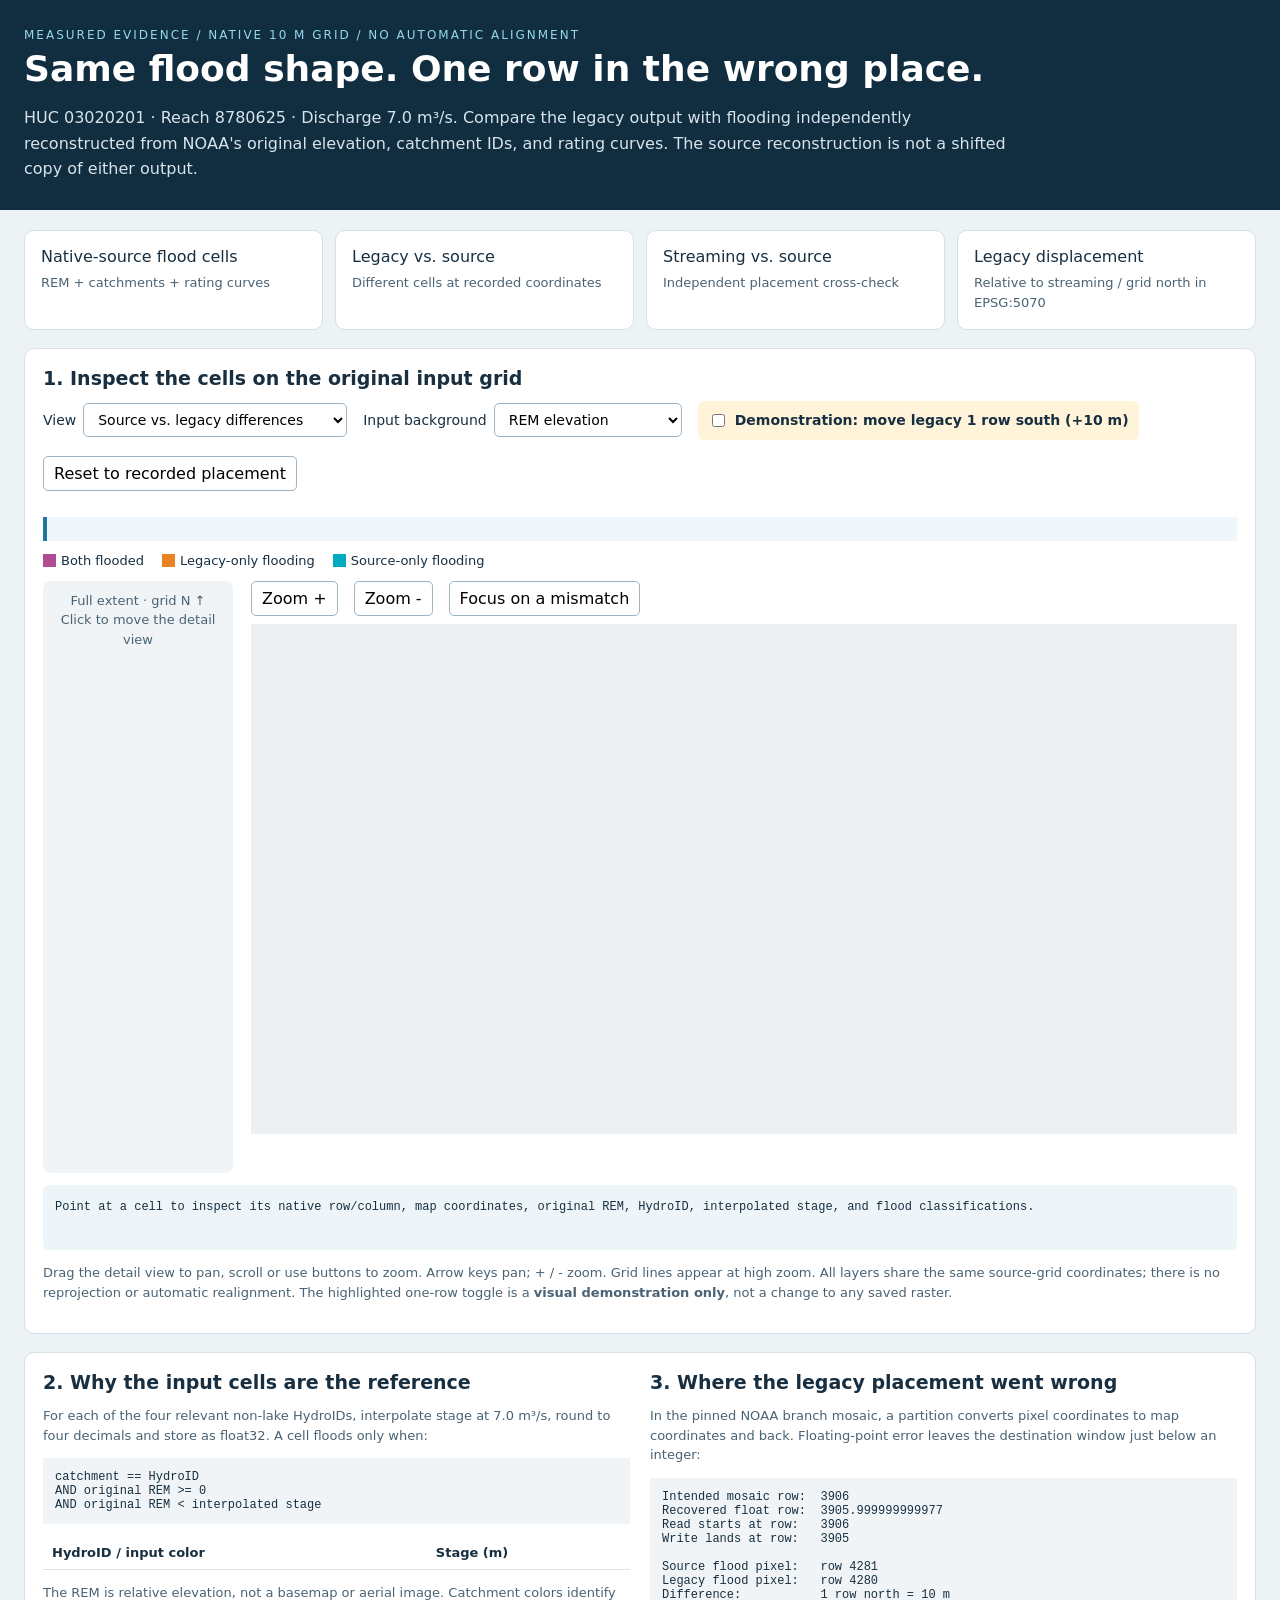
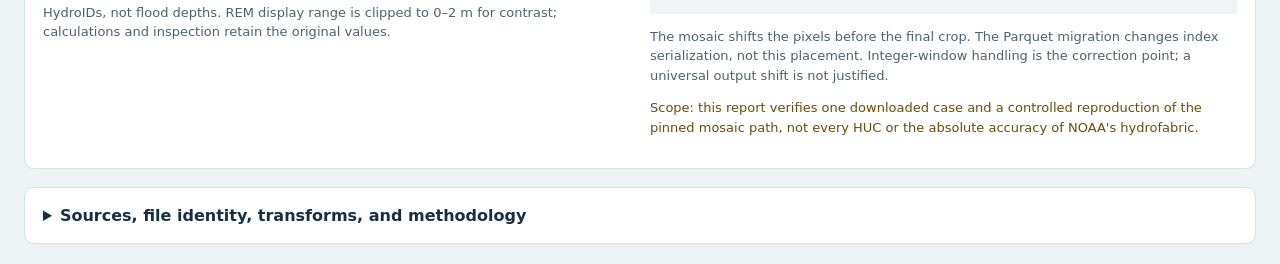
<file: tools/legacy_offset_report.html>
<!doctype html>
<html lang="en">
<head>
<meta charset="utf-8">
<meta name="viewport" content="width=device-width, initial-scale=1">
<title>Where did the flood pixels move? | HAND-FIM offset evidence</title>
<style>
:root { color-scheme: light; font-family: system-ui, sans-serif; color: #172f40; background: #edf2f5; }
* { box-sizing: border-box; }
body { margin: 0; }
header { background: #112d40; color: #fff; padding: 28px max(24px, calc((100vw - 1400px)/2)); }
h1 { margin: 6px 0 12px; font-size: clamp(24px, 3vw, 36px); }
header p { max-width: 1000px; line-height: 1.6; margin-bottom: 0; color: #d7e4eb; }
.eyebrow { font-size: 12px; text-transform: uppercase; letter-spacing: 2px; color: #94d8eb; }
main { max-width: 1450px; margin: auto; padding: 20px 24px; }
.metrics { display: grid; grid-template-columns: repeat(4, 1fr); gap: 12px; }
.card, section { background: #fff; border: 1px solid #d5e0e7; border-radius: 10px; }
.card { padding: 16px; }
.value { display: block; font-size: 26px; font-weight: 750; margin-top: 6px; }
.caption, .hint { font-size: 13px; color: #4a6374; line-height: 1.5; }
section { margin-top: 18px; padding: 18px; }
h2 { font-size: 19px; margin: 0 0 12px; }
.controls { display: flex; flex-wrap: wrap; gap: 16px; align-items: center; padding-bottom: 16px; }
label { display: inline-flex; gap: 7px; align-items: center; font-size: 14px; }
button, select { font: inherit; background: #fff; border: 1px solid #9db4c4; border-radius: 5px; padding: 7px 10px; cursor: pointer; }
button:focus-visible, canvas:focus-visible { outline: 3px solid #208abe; }
.toggle { background: #fff4d9; padding: 10px; border-radius: 6px; font-weight: 650; }
.legend { display: flex; gap: 18px; flex-wrap: wrap; font-size: 13px; margin: 12px 0; }
.swatch { display: inline-block; width: 13px; height: 13px; margin-right: 5px; vertical-align: -2px; }
.workspace { display: grid; grid-template-columns: 190px minmax(0, 1fr); gap: 18px; }
#overview { width: auto; max-width: 100%; height: 510px; image-rendering: pixelated; cursor: crosshair; }
.overview-wrap { text-align: center; background: #f0f4f6; padding: 10px; border-radius: 8px; }
.detail-wrap { overflow: hidden; }
#detail { width: 100%; height: 510px; display: block; background: #edf0f2; cursor: grab; touch-action: none; }
#detail:active { cursor: grabbing; }
#inspection { min-height: 65px; padding: 12px; background: #eef5f8; border-radius: 6px; font-family: ui-monospace, monospace; font-size: 12px; line-height: 1.7; margin-top: 12px; overflow-wrap: anywhere; }
#status { padding: 12px; background: #f0f6f9; border-left: 4px solid #1c779b; margin: 10px 0; }
table { border-collapse: collapse; width: 100%; font-size: 13px; }
td, th { text-align: left; padding: 9px; border-bottom: 1px solid #dbe4e9; overflow-wrap: anywhere; }
pre { white-space: pre-wrap; overflow-wrap: anywhere; background: #f0f4f6; padding: 12px; font-size: 12px; }
summary { cursor: pointer; font-weight: 650; }
a { color: #006c9b; }
.two-col { display: grid; grid-template-columns: 1fr 1fr; gap: 20px; }
.warning { color: #714a06; }
@media (max-width: 800px) { .metrics, .two-col { grid-template-columns: 1fr 1fr; } .workspace { grid-template-columns: 110px minmax(0, 1fr); gap: 8px; } main { padding: 12px; } section { padding: 12px; } #overview { height: 360px; } }
@media print { .controls { display: none; } header { padding: 12px; } section { break-inside: avoid; } }
</style>
</head>
<body>
<header>
<div class="eyebrow">Measured evidence / native 10 m grid / no automatic alignment</div>
<h1>Same flood shape. One row in the wrong place.</h1>
<p>HUC 03020201 &middot; Reach 8780625 &middot; Discharge 7.0 m&sup3;/s.
Compare the legacy output with flooding independently reconstructed from NOAA's original
elevation, catchment IDs, and rating curves. The source reconstruction is not a shifted copy of either output.</p>
</header>
<main>
<div class="metrics">
<div class="card">Native-source flood cells <span class="value" id="source-count"></span><span class="caption">REM + catchments + rating curves</span></div>
<div class="card">Legacy vs. source <span class="value" id="legacy-count"></span><span class="caption">Different cells at recorded coordinates</span></div>
<div class="card">Streaming vs. source <span class="value" id="stream-count"></span><span class="caption">Independent placement cross-check</span></div>
<div class="card">Legacy displacement <span class="value" id="offset"></span><span class="caption">Relative to streaming / grid north in EPSG:5070</span></div>
</div>
<section>
<h2>1. Inspect the cells on the original input grid</h2>
<div class="controls">
<label>View <select id="mode">
<option value="difference">Source vs. legacy differences</option>
<option value="overlay">Transparent flood overlays</option>
<option value="source">Source-derived flood mask only</option>
<option value="legacy">Legacy flood mask only</option>
<option value="streaming">Streaming flood mask only</option>
<option value="input">Original inputs only</option>
</select></label>
<label>Input background <select id="background"><option value="rem">REM elevation</option><option value="catchments">Catchment HydroIDs</option><option value="none">None</option></select></label>
<label class="toggle"><input id="shift" type="checkbox">Demonstration: move legacy 1 row south (+10 m)</label>
<button id="reset">Reset to recorded placement</button>
</div>
<div id="status" role="status" aria-live="polite"></div>
<div class="legend" id="flood-legend">
<span><i class="swatch" style="background:#ae4d91"></i>Both flooded</span>
<span><i class="swatch" style="background:#e78321"></i>Legacy-only flooding</span>
<span><i class="swatch" style="background:#00abc0"></i>Source-only flooding</span>
</div>
<p class="caption" id="background-legend"></p>
<div class="workspace">
<div class="overview-wrap">
<div class="caption">Full extent &middot; grid N &uarr;<br>Click to move the detail view</div>
<canvas id="overview" aria-label="Full geographic extent; click to select detail"></canvas>
</div>
<div class="detail-wrap">
<div class="controls" style="padding-bottom:8px">
<button id="zoom-in" aria-label="Zoom in">Zoom +</button><button id="zoom-out" aria-label="Zoom out">Zoom -</button>
<button id="focus">Focus on a mismatch</button>
<span id="zoom-label" class="caption"></span>
</div>
<canvas id="detail" tabindex="0" aria-label="Zoomable cell comparison. Drag to pan; use arrow keys to move and plus or minus to zoom."></canvas>
</div>
</div>
<div id="inspection" role="status">Point at a cell to inspect its native row/column, map coordinates, original REM, HydroID, interpolated stage, and flood classifications.</div>
<p class="hint">Drag the detail view to pan, scroll or use buttons to zoom. Arrow keys pan; + / - zoom.
Grid lines appear at high zoom. All layers share the same source-grid coordinates; there is no reprojection or automatic realignment.
The highlighted one-row toggle is a <strong>visual demonstration only</strong>, not a change to any saved raster.</p>
</section>
<section class="two-col">
<div><h2>2. Why the input cells are the reference</h2>
<p class="hint">For each of the four relevant non-lake HydroIDs, interpolate stage at 7.0 m&sup3;/s,
round to four decimals and store as float32. A cell floods only when:</p>
<pre>catchment == HydroID
AND original REM &gt;= 0
AND original REM &lt; interpolated stage</pre>
<table><thead><tr><th>HydroID / input color</th><th>Stage (m)</th></tr></thead><tbody id="ratings"></tbody></table>
<p class="hint">The REM is relative elevation, not a basemap or aerial image. Catchment colors identify HydroIDs, not flood depths. REM display range is clipped to 0&ndash;2 m for contrast; calculations and inspection retain the original values.</p></div>
<div><h2>3. Where the legacy placement went wrong</h2>
<p class="hint">In the pinned NOAA branch mosaic, a partition converts pixel coordinates to map coordinates and back. Floating-point error leaves the destination window just below an integer:</p>
<pre>Intended mosaic row:  3906
Recovered float row:  3905.999999999977
Read starts at row:   3906
Write lands at row:   3905

Source flood pixel:   row 4281
Legacy flood pixel:   row 4280
Difference:           1 row north = 10 m</pre>
<p class="hint">The mosaic shifts the pixels before the final crop. The Parquet migration changes index serialization, not this placement. Integer-window handling is the correction point; a universal output shift is not justified.</p>
<p class="warning hint">Scope: this report verifies one downloaded case and a controlled reproduction of the pinned mosaic path, not every HUC or the absolute accuracy of NOAA's hydrofabric.</p>
</div>
</section>
<section><details><summary>Sources, file identity, transforms, and methodology</summary>
<p class="hint">Original source data: NOAA public HAND-FIM 4.5.2.11, branch 0, EPSG:5070.
Rating brackets are transcribed from the source hydro-table and recorded below. This report embeds the original raster crop and all masks, so it works offline; links below are the only optional external resources. No external scripts, fonts, or map services are used.</p>
<ul id="sources"></ul><pre id="provenance"></pre>
<p class="hint">Differences are wet-mask symmetric differences over the union of the output extents plus two source pixels of padding, with no automatic alignment. A mismatched cell is counted once; differences include both added and missing flood pixels. Background pixels are not resampled for the comparison.</p>
</details></section>
</main>
<script id="evidence" type="application/json">__EVIDENCE_JSON__</script>
<script>
"use strict";
const data = JSON.parse(document.getElementById("evidence").textContent);
const $ = id => document.getElementById(id);
const W = data.width, H = data.height, N = W * H;
const colors = {both:[174,77,145], legacy:[231,131,33], source:[0,171,192]};
const catColors = [[90,134,182],[212,170,80],[130,170,100],[180,132,180]];
const ids = Object.keys(data.stages);
let center = {x: W / 2, y: H / 2}, scale = 14, dragging = null;
const full = document.createElement("canvas");
full.width = W; full.height = H;
const fullContext = full.getContext("2d");
const overview = $("overview"), detail = $("detail");
overview.width = W; overview.height = H;
let currentLegacy = data.legacy;
const inspectionHint = "Point at a cell to inspect its native row/column, map coordinates, original REM, HydroID, interpolated stage, and flood classifications.";

function shiftedLegacy() {
  if (!$("shift").checked) return data.legacy;
  const shifted = new Array(N).fill(0);
  for (let row = 1; row < H; row++)
    for (let col = 0; col < W; col++) shifted[row*W+col] = data.legacy[(row-1)*W+col];
  return shifted;
}
function focusMismatch() {
  const scores = new Float64Array(N);
  for (let i=0; i<N; i++) {
    if (data.source[i] === data.legacy[i]) continue;
    const r = Math.floor(i/W), c = i%W;
    for (let y=Math.max(0,r-10); y<Math.min(H,r+11); y++)
      for (let x=Math.max(0,c-14); x<Math.min(W,c+15); x++) scores[y*W+x]++;
  }
  let best = Math.floor(H/2)*W+Math.floor(W/2);
  for(let i=0;i<N;i++) if(scores[i]>scores[best]) best=i;
  center={x:best%W+0.5,y:Math.floor(best/W)+0.5};
}
function backgroundColor(i) {
  const choice = $("background").value;
  if (choice === "none") return [244,246,248];
  if (choice === "catchments") {
    const k=ids.indexOf(String(data.catchments[i]));
    return k<0 ? [223,228,232] : catColors[k%catColors.length];
  }
  if(data.rem[i]===null) return (Math.floor(i/W)+i%W)%4===0 ? [182,190,196] : [220,225,230];
  const shade=Math.round(75+Math.max(0,Math.min(1,data.rem[i]/2))*165);
  return [shade,shade,shade];
}
function update() {
  currentLegacy = shiftedLegacy();
  const mode=$("mode").value, image=fullContext.createImageData(W,H);
  let differences=0;
  for(let i=0;i<N;i++) {
    const s=data.source[i], l=currentLegacy[i];
    if(s!==l) differences++;
    let rgb=backgroundColor(i);
    if(mode==="difference" || mode==="overlay") {
      if(s || l) {
        const tint=s&&l ? colors.both : l ? colors.legacy : colors.source;
        const alpha=mode==="overlay" ? 0.62 : 1;
        rgb=rgb.map((v,k)=>Math.round(v*(1-alpha)+tint[k]*alpha));
      }
    } else if(mode==="source" && s) rgb=colors.source;
    else if(mode==="legacy" && l) rgb=colors.legacy;
    else if(mode==="streaming" && data.streaming[i]) rgb=[29,117,219];
    image.data.set([...rgb,255],i*4);
  }
  fullContext.putImageData(image,0,0);
  const legends = mode==="difference" || mode==="overlay"
    ? [["Both flooded",colors.both],["Legacy-only flooding",colors.legacy],["Source-only flooding",colors.source]]
    : mode==="input" ? [] : [[mode==="source" ? "Source-derived flooding" : mode==="legacy" ? "Legacy flooding" : "Streaming flooding",
      mode==="source" ? colors.source : mode==="legacy" ? colors.legacy : [29,117,219]]];
  $("flood-legend").replaceChildren();
  legends.forEach(([label,rgb])=>{
    const item=document.createElement("span"),swatch=document.createElement("i");
    swatch.className="swatch";swatch.style.background="rgb("+rgb.join(",")+")";
    item.append(swatch,document.createTextNode(label));$("flood-legend").append(item);
  });
  $("background-legend").textContent=$("background").value==="rem"
    ? "Background: original REM, 0-2 m display range (dark = low, light = high); crosshatch = nodata."
    : $("background").value==="catchments"
      ? "Background: original catchment HydroIDs; input colors are listed in the rating table below."
      : "Background hidden; flood layers retain their original source-grid placement.";
  $("inspection").textContent=inspectionHint;
  $("status").textContent=($("shift").checked
    ? "DEMONSTRATION: legacy moved one row south. "
    : "RECORDED PLACEMENT: no shifts or alignment applied. ")
    + differences.toLocaleString()+" source/legacy differing cells in the current comparison.";
  draw();
}
function draw() {
  const rect=detail.getBoundingClientRect();
  const ratio=devicePixelRatio || 1;
  detail.width=Math.round(rect.width*ratio); detail.height=Math.round(rect.height*ratio);
  const ctx=detail.getContext("2d");
  ctx.scale(ratio,ratio); ctx.imageSmoothingEnabled=false;
  ctx.fillStyle="#edf0f2"; ctx.fillRect(0,0,rect.width,rect.height);
  const x=rect.width/2-center.x*scale, y=rect.height/2-center.y*scale;
  ctx.drawImage(full,x,y,W*scale,H*scale);
  if(scale>=10) {
    ctx.strokeStyle="rgba(20,40,55,.18)"; ctx.lineWidth=0.6; ctx.beginPath();
    for(let c=Math.max(0,Math.ceil(-x/scale));c<=Math.min(W,(rect.width-x)/scale);c++) {
      ctx.moveTo(x+c*scale,Math.max(0,y)); ctx.lineTo(x+c*scale,Math.min(rect.height,y+H*scale));
    }
    for(let r=Math.max(0,Math.ceil(-y/scale));r<=Math.min(H,(rect.height-y)/scale);r++) {
      ctx.moveTo(Math.max(0,x),y+r*scale); ctx.lineTo(Math.min(rect.width,x+W*scale),y+r*scale);
    }
    ctx.stroke();
  }
  const barPixels=5, barWidth=barPixels*scale;
  ctx.fillStyle="rgba(255,255,255,.92)"; ctx.fillRect(12,rect.height-47,barWidth+20,35);
  ctx.fillStyle="#183344"; ctx.fillRect(22,rect.height-22,barWidth,3);
  ctx.font="12px system-ui"; ctx.fillText("50 m / 5 pixels",22,rect.height-29);
  $("zoom-label").textContent=scale+" screen px per 10 m source pixel";
  const ov=overview.getContext("2d"); ov.drawImage(full,0,0);
  ov.strokeStyle="#fff"; ov.lineWidth=2;
  ov.strokeRect(center.x-rect.width/(2*scale),center.y-rect.height/(2*scale),rect.width/scale,rect.height/scale);
}
function zoom(factor) { scale=Math.max(2,Math.min(40,Math.round(scale*factor))); draw(); }
function inspect(event) {
  const rect=detail.getBoundingClientRect();
  const col=Math.floor((event.clientX-rect.left-rect.width/2)/scale+center.x);
  const row=Math.floor((event.clientY-rect.top-rect.height/2)/scale+center.y);
  if(row<0 || row>=H || col<0 || col>=W) {
    $("inspection").textContent="Outside the embedded source crop. Pan back toward the overview rectangle.";
    return;
  }
  const i=row*W+col, t=data.transform, hydroid=data.catchments[i];
  const x=t[0]*(col+.5)+t[2], y=t[4]*(row+.5)+t[5];
  const rem=data.rem[i], stage=data.stages[String(hydroid)];
  $("inspection").textContent="Native row "+(data.top+row)+", col "+(data.left+col)
    +" | EPSG:5070 cell center: "+x.toFixed(3)+", "+y.toFixed(3)
    +" | REM: "+(rem===null ? "nodata" : rem.toFixed(6)+" m")+" | HydroID: "+hydroid
    +" | Stage: "+(stage===undefined ? "not selected" : stage.toFixed(4)+" m")
    +" | Source: "+(data.source[i]?"WET":"dry")+" | Legacy"
    +($("shift").checked?" (demonstration)":"")+": "+(currentLegacy[i]?"WET":"dry")
    +" | Streaming: "+(data.streaming[i]?"WET":"dry");
}
for(const id of ["mode","background","shift"]) $(id).addEventListener("change",update);
$("zoom-in").onclick=()=>zoom(1.3); $("zoom-out").onclick=()=>zoom(1/1.3);
$("focus").onclick=()=>{focusMismatch();draw();};
$("reset").onclick=()=>{$("shift").checked=false;$("mode").value="difference";scale=14;focusMismatch();update();};
overview.onclick=event=>{
  const rect=overview.getBoundingClientRect();
  center={x:(event.clientX-rect.left)/rect.width*W,y:(event.clientY-rect.top)/rect.height*H};draw();
};
detail.onpointerdown=event=>{
  dragging={x:event.clientX,y:event.clientY,cx:center.x,cy:center.y};detail.setPointerCapture(event.pointerId);
};
detail.onpointermove=event=>{
  if(dragging) {
    center.x=Math.max(0,Math.min(W,dragging.cx-(event.clientX-dragging.x)/scale));
    center.y=Math.max(0,Math.min(H,dragging.cy-(event.clientY-dragging.y)/scale));draw();
  }
  inspect(event);
};
detail.onpointerup=()=>{dragging=null;}; detail.onpointercancel=()=>{dragging=null;};
detail.addEventListener("wheel",event=>{event.preventDefault();zoom(event.deltaY<0?1.15:1/1.15);},{passive:false});
detail.onkeydown=event=>{
  const moves={ArrowUp:[0,-3],ArrowDown:[0,3],ArrowLeft:[-3,0],ArrowRight:[3,0]};
  if(moves[event.key]) {event.preventDefault();center.x=Math.max(0,Math.min(W,center.x+moves[event.key][0]));center.y=Math.max(0,Math.min(H,center.y+moves[event.key][1]));draw();}
  if(["+","=","-"].includes(event.key)) {event.preventDefault();zoom(event.key==="-"?1/1.3:1.3);}
};
window.addEventListener("resize",draw);
$("source-count").textContent=data.metrics.source_wet.toLocaleString();
$("legacy-count").textContent=data.metrics.legacy_differences.toLocaleString();
$("stream-count").textContent=data.metrics.streaming_differences.toLocaleString();
const rows=data.metrics.legacy_rows_relative_to_streaming, cols=data.metrics.legacy_columns_relative_to_streaming;
$("offset").textContent=Math.abs(rows*data.source_transform[4])+" m "+(rows<0?"north":rows>0?"south":"N/S")
  +(cols ? " / "+Math.abs(cols*data.source_transform[0])+" m E/W" : "");
ids.forEach((id,k)=>{
  const row=document.createElement("tr"), name=document.createElement("td"), stage=document.createElement("td");
  const swatch=document.createElement("i");swatch.className="swatch";swatch.style.background="rgb("+catColors[k%catColors.length].join(",")+")";
  name.append(swatch,document.createTextNode(id));stage.textContent=data.stages[id].toFixed(4);row.append(name,stage);$("ratings").append(row);
});
Object.entries(data.source_urls).forEach(([name,url])=>{
  const li=document.createElement("li"), link=document.createElement("a");link.href=url;link.textContent=name;li.append(link);$("sources").append(li);
});
$("provenance").textContent=JSON.stringify({
  case:"HUC 03020201 / reach 8780625 / 7.0 m3/s",
  scope:"Native branch 0 reconstruction for this case; rating brackets transcribed from the public hydro-table.",
  crs:data.crs,source_transform:data.source_transform,
  outputs:data.outputs,rating_discharge_brackets:data.brackets,
  bracketing_stages_m:[0.3048,0.6096],metrics:data.metrics
},null,2);
focusMismatch();update();
</script>
</body>
</html>
</file>
